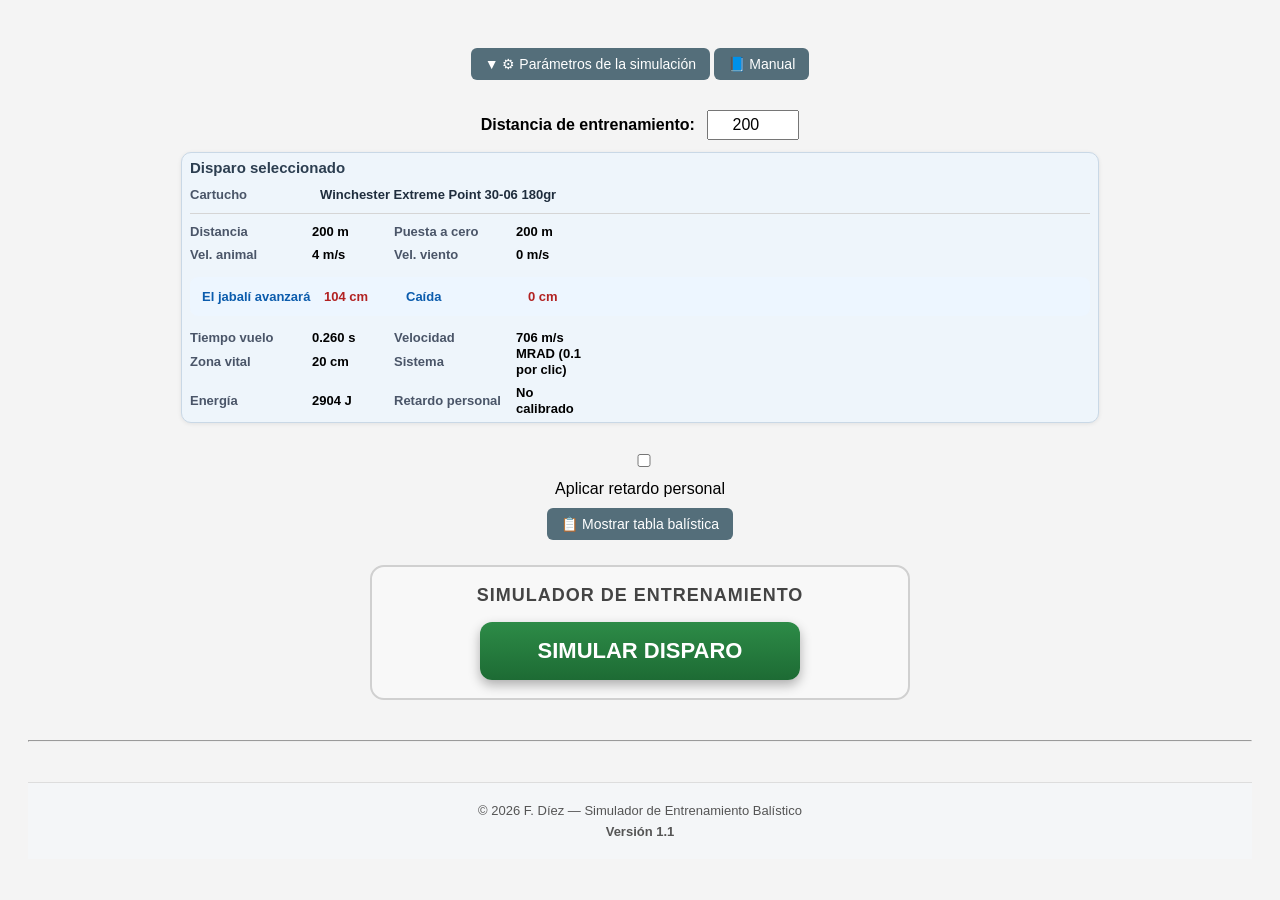
<file: index.html>
<!-- 07/08/2026 -->
<!doctype html>
<html lang="es">
  <head>
    <meta charset="UTF-8" />
    <meta name="viewport" content="width=device-width, initial-scale=1.0" />
    <title>Entrenamiento de Tiro Cinegético</title>
    <link rel="manifest" href="manifest.json" />
    <meta name="theme-color" content="#111111" />

    <link rel="stylesheet" href="css/estilos.css" />
  </head>

  <body>
    <div class="container">
      <div style="text-align: center; margin: 5px 0">
        <button
          id="btnConfiguracion"
          class="btn-secundario"
          onclick="toggleConfiguracion()"
        >
          ⚙ Mostrar configuración balística
        </button>

        <button
          class="btn-secundario"
          onclick="window.open('Manual_de_uso.pdf', '_blank')"
        >
          📘 Manual
        </button>
      </div>

      <div id="panelConfiguracion">
        <div style="display: flex; align-items: center; gap: 8px">
          <label for="cartucho"><b>Cartucho:</b></label>

          <div id="cartuchoSeleccionado" class="tarjetaCartucho">

            <div id="nombreCartucho">
                Ningún cartucho seleccionado
            </div>
        
            <div id="resumenCartucho">
                BC -- · V0 -- · Peso --
            </div>
        
        </div>
        </div>

        <div style="margin:6px 0 8px 105px;">
                
          <button
          class="btn-principal"
          onclick="abrirBiblioteca()"
          style="
              width:360px;
              height:42px;
              font-size:18px;
              font-weight:bold;
          "
      >
          📚 Seleccionar cartucho
      </button>     
      <div style="
    margin-top:6px;
    margin-left:92px;
    font-size:12px;
    color:#666;
">
    Seleccione un cartucho de la biblioteca o cargue uno personalizado.
</div> 
        </div>
      
        <h2>Configuración balística</h2> 
        <h3 id="tituloCartucho" style="margin-top: 20px; color: #2c3e50"></h3>
        <label>BC (G1)</label>
        <input id="bc" type="number" step="0.001" value="0.422" />

        <label>Factor de calibración:</label>
        <input type="number" id="factorDrag" value="3000" />

        <label>Velocidad inicial (m/s)</label>
        <input id="v0" type="number" value="838" />

        <label>Altitud (m)</label>
        <input id="alt" type="number" value="1000" />

        <label>Zona vital (diámetro en cm)</label>
        <input id="zona" type="number" value="15" />

        <label>Velocidad del viento (m/s)</label>
        <input id="viento" type="number" value="4" />

        <label>Ángulo del viento (°)</label>
        <input id="anguloViento" type="number" value="90" min="0" max="360" />

        <label>Velocidad del animal (m/s)</label>
        <input id="velAnimal" type="number" value="8" />

        <label>Pendiente terreno (°)</label>
        <input id="pendiente" type="number" value="0" />

        <label>Ángulo desplazamiento del animal (°)</label>
        <input id="anguloAnimal" type="number" value="0" />

        <label>Sistema de torreta</label>
        <select id="sistema">
          <option value="mrad">MRAD</option>
          <option value="moa">MOA</option>
        </select>

        <label>Valor por click</label>
        <input id="valorClick" type="number" step="0.01" value="0.1" />

        <label>Peso del proyectil (grains)</label>
        <input id="peso" type="number" value="180" />

        <label>Segundo cero deseado (m)</label>
        <input id="ceroDeseado" type="number" value="200" />

        <div class="panel-perfiles">
          <h3>Gestión de perfiles</h3>

          <div class="perfil-linea">
            <select id="selectorPerfil"></select>

            <button class="btn-secundario" onclick="guardarPerfil()">
              Guardar
            </button>

            <button class="btn-secundario" onclick="cargarPerfil()">
              Cargar
            </button>

            <button class="btn-peligro" onclick="eliminarPerfil()">
              Eliminar
            </button>
          </div>
        </div>

        <button class="btn-principal" onclick="calcular()">
          🔄 Actualizar cálculo
        </button>

        <div class="result" id="resultado"></div>

        <button class="btn-restablecer" onclick="restablecerValores()">
          Restablecer valores iniciales
        </button>
      </div>
    </div>

    <div id="panelTabla">
      <div class="tabla-contenedor">
        <table id="tabla">
          <thead>
            <tr>
              <th>Dist. hor (m)</th>
              <th>Dist. geométrica (m)</th>
              <th>Vel (m/s)</th>
              <th>Energía (J)</th>
              <th>Caída (cm)</th>
              <th>Deriva (cm)</th>
              <th>Adelanto de disparo (cm)</th>
              <th>Adelanto final</th>
              <th>Tiempo (s)</th>
              <th>Clicks ↑ (0.1 mrad)</th>
              <th>Clicks → (0.1 mrad)</th>
            </tr>
          </thead>
          <tbody></tbody>
        </table>
      </div>
    </div>

    <div style="text-align: center; margin: 10px 0">
      <label
        for="distanciaEntrenamiento"
        style="font-weight: bold; margin-right: 8px"
      >
        Distancia de entrenamiento:
      </label>

      <input
        id="distanciaEntrenamiento"
        type="number"
        value="200"
        min="0"
        max="300"
        step="1"
        style="width: 80px; text-align: center; font-size: 16px; padding: 4px"
      />

      <br />

      <div id="resumenSimulacion">
        <h3>Disparo seleccionado</h3>
        <div class="resumen-cartucho">
          <div class="resumen-etiqueta">Cartucho</div>
          <div id="rCartucho" class="resumen-valor"></div>
        </div>

        <div class="resumen-grid">
          <div class="resumen-etiqueta">Distancia</div>
          <div id="rDistancia" class="resumen-valor"></div>

          <div class="resumen-etiqueta">Puesta a cero</div>
          <div id="rCero" class="resumen-valor"></div>

          <div class="resumen-etiqueta">Vel. animal</div>
          <div id="rVelAnimal" class="resumen-valor"></div>

          <div class="resumen-etiqueta">Vel. viento</div>
          <div id="rViento" class="resumen-valor"></div>
        </div>

        <div class="resumen-balistica">
          <div class="resumen-etiqueta">El jabalí avanzará</div>
          <div id="rAdelanto" class="resumen-valor"></div>

          <div class="resumen-etiqueta">Caída</div>
          <div id="rCaida" class="resumen-valor"></div>
        </div>

        <div class="resumen-grid">
          <div class="resumen-etiqueta">Tiempo vuelo</div>
          <div id="rTiempo" class="resumen-valor"></div>

          <div class="resumen-etiqueta">Velocidad</div>
          <div id="rVelocidad" class="resumen-valor"></div>
        </div>

        <div class="resumen-grid">
          <div class="resumen-etiqueta">Zona vital</div>
          <div id="rZona" class="resumen-valor"></div>

          <div class="resumen-etiqueta">Sistema</div>
          <div id="rSistema" class="resumen-valor"></div>

          <div class="resumen-etiqueta">Energía</div>
          <div id="rEnergia" class="resumen-valor"></div>

          <div class="resumen-etiqueta">Retardo personal</div>
          <div id="rRetardo" class="resumen-valor"></div>
        </div>
      </div>

      <br />
    </div>

    <div style="text-align: center; margin: 6px 0 10px 0">
      <input
        type="checkbox"
        id="usarRetardo"
        onchange="toggleRetardo()"
        style="vertical-align: middle"
      />

      <span style="vertical-align: middle"> Aplicar retardo personal </span>
    </div>

    <div style="text-align: center; margin: 8px 0">
      <button id="btnTabla" class="btn-secundario" onclick="toggleTabla()">
        📋 Mostrar tabla balística
      </button>
    </div>

    <div class="bloque-simulador">
      <div class="titulo-simulador">SIMULADOR DE ENTRENAMIENTO</div>

      <button id="btnSimulador" onclick="abrirSimulador()">
        SIMULAR DISPARO
      </button>
    </div>

    <hr style="margin-top: 40px" />

    <footer
      style="
        margin-top: 40px;
        padding: 20px 15px;
        background: #f4f6f8;
        border-top: 1px solid #ddd;
        text-align: center;
        font-size: 13px;
        color: #555;
      "
    >
      © 2026 F. Díez — Simulador de Entrenamiento Balístico
      <div id="versionApp" style="margin-top: 6px; font-weight: 600"></div>
    </footer>
    <script src="js/utilidades.js"></script>
    <script src="js/biblioteca.js"></script>
    <script src="js/calculadora.js"></script>
    <script src="js/perfiles.js"></script>
    <script src="js/version.js"></script>
    <script src="js/inicializacion.js"></script>
    <script src="js/serviceWorker.js"></script>

    <script>
      // ====================================================
      // VARIABLES GLOBALES DE LA CALCULADORA
      // ====================================================

      let velocidadAnimalPx = 0;
      let inicioTiempo = null;
      let animalX = 0;
    </script>

    <div id="panelBiblioteca" class="panelBiblioteca" style="display: none">
      <div class="cabeceraBiblioteca">
        <span>📚 Biblioteca de cartuchos</span>

        <button onclick="cerrarBiblioteca()">✖</button>
      </div>

      <div class="contenidoBiblioteca">

        <label for="cmbFabricante"><b>Fabricante</b></label><br>
    
        <select id="cmbFabricante" style="width:350px;height:32px;">
    
            <option>Seleccione...</option>
    
        </select>
        <br><br>

        <label for="cmbCalibre"><b>Calibre</b></label><br><br>

        <select id="cmbCalibre" style="width:350px;height:32px;">
            <option>Seleccione un fabricante...</option>
        </select>
        <br><br>

        <label for="cmbMunicion"><b>Munición</b></label><br><br>
        
        <select id="cmbMunicion" style="width:500px;height:32px;">
            <option>Seleccione un calibre...</option>
        </select>

        <br><br>

        <div id="datosMunicion"
             style="
                border:1px solid #ccc;
                border-radius:8px;
                padding:12px;
                background:#f8f8f8;
                width:520px;
                display:none;
             ">
        
            <b>Datos del cartucho</b><br><br>
        
            <br>
            BC (G1): <span id="dBC">-</span><br>
            V0: <span id="dV0">-</span> m/s<br>
            Peso: <span id="dPeso">-</span> gr<br>
            Factor: <span id="dFactor">-</span>
        
        </div>
        <div style="text-align:center; margin-top:15px;">
          <button id="btnCargarCartucho"
                  onclick="cargarCartuchoSeleccionado()">
              ✔ Cargar este cartucho
          </button>
      </div>
    </div>
  </body>
</html>
</file>
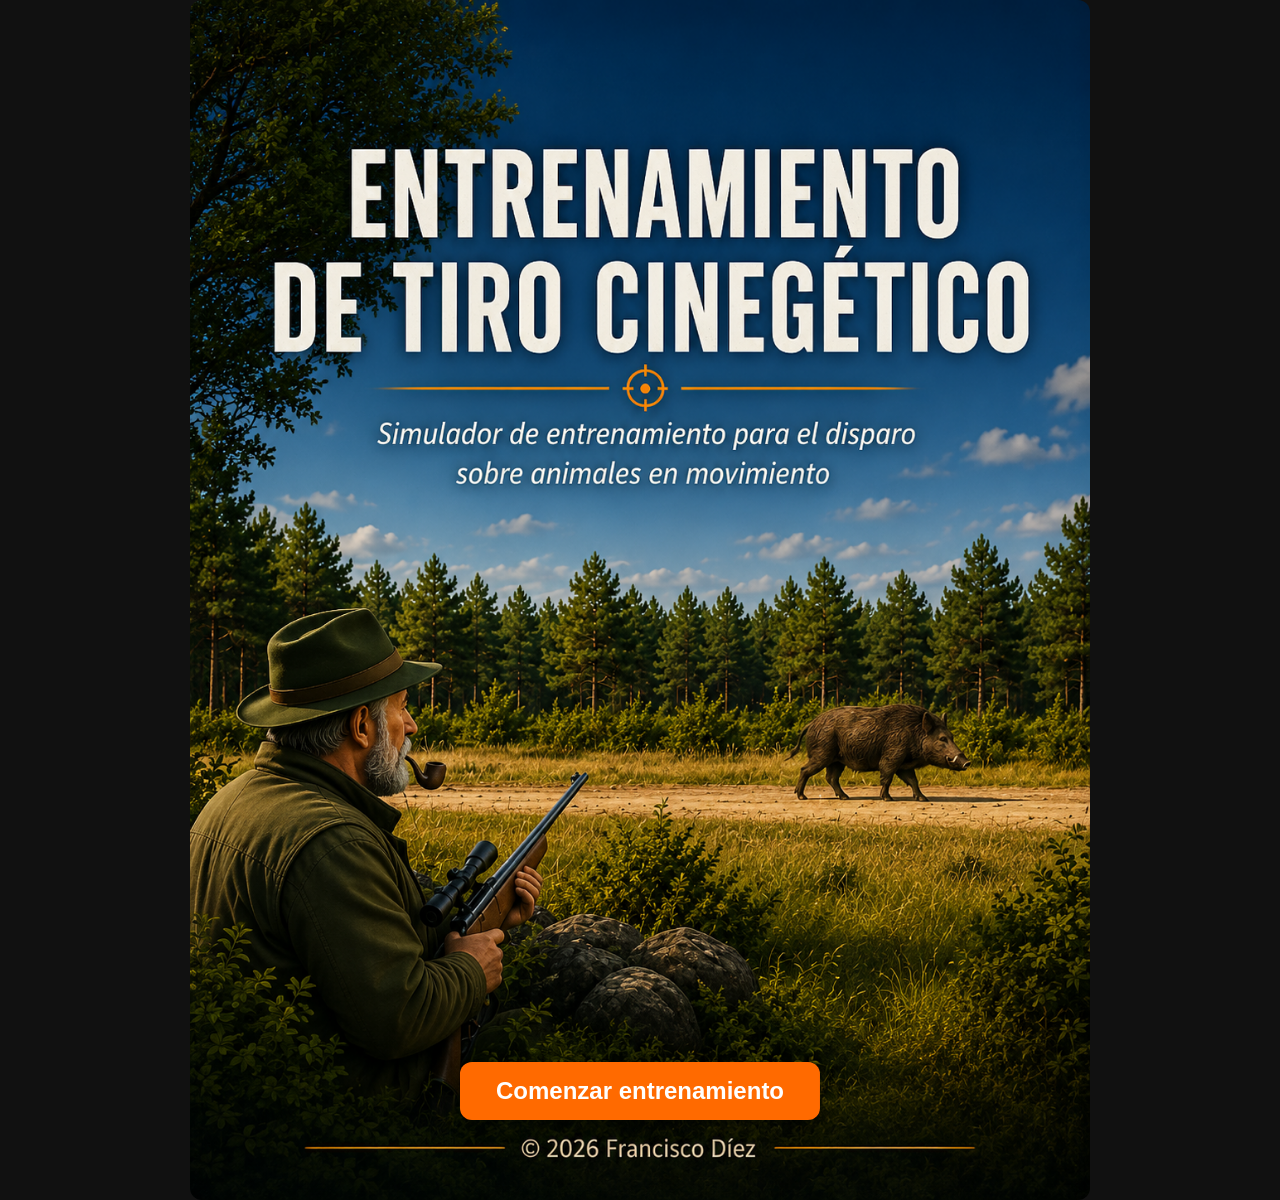
<file: inicio.html>
<!doctype html>
<html lang="es">
    <head>
        <meta charset="UTF-8" />
        <meta name="viewport" content="width=device-width, initial-scale=1.0" />

        <title>Entrenamiento de Tiro Cinegético</title>

        <style>
            body {
                margin: 0;
                background: #111;
                display: flex;
                justify-content: center;
                align-items: center;
                min-height: 100vh;
                font-family: Arial, sans-serif;
            }

            #contenedor {
                position: relative;
                max-width: 900px;
                width: 95%;
            }

            #contenedor img {
                width: 100%;
                display: block;
                border-radius: 12px;
            }

            #btnComenzar {
                position: absolute;

                left: 50%;
                bottom: 80px;

                transform: translateX(-50%);

                background: #ff6a00;
                color: white;

                border: none;

                border-radius: 12px;

                padding: 15px 36px;

                font-size: 24px;

                font-weight: bold;

                cursor: pointer;

                box-shadow: 0 5px 15px rgba(0, 0, 0, 0.35);
            }

            #btnComenzar:hover {
                transform: translateX(-50%) scale(1.03);
            }

            /* ============================= */
            /* AJUSTE PARA MÓVILES           */
            /* ============================= */

            @media (max-width: 700px) {
                #btnComenzar {
                    left: 65%;
                    bottom: 55px;

                    padding: 8px 18px;

                    font-size: 15px;

                    border-radius: 10px;
                }
            }
            #btnComenzar:hover {
                transform: translateX(-50%) scale(1.03);
            }
        </style>
    </head>

    <body>
        <div id="contenedor">
            <img src="Portada.png" />

            <button id="btnComenzar">Comenzar entrenamiento</button>
        </div>

        <script>
            document.getElementById('btnComenzar').onclick = function () {
                window.location = 'index.html';
            };
        </script>
    </body>
</html>
</file>
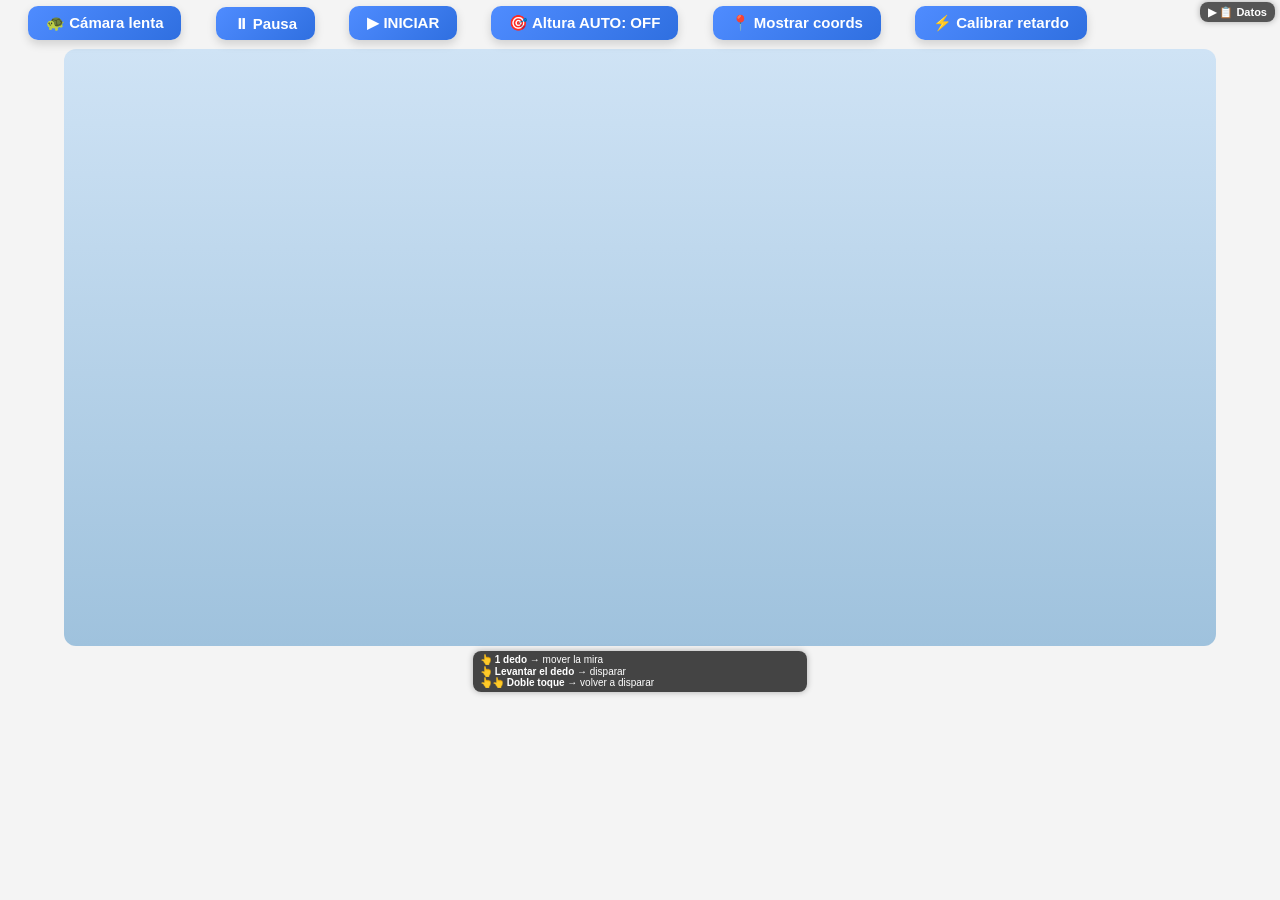
<file: simulador.html>
<!doctype html>
<html lang="es">
  <head>
    <meta charset="UTF-8" />
    <title>Simulador</title>

    <link rel="stylesheet" href="css/estilos.css" />
    <link rel="stylesheet" href="css/simulador.css" />
  </head>

  <body>
    <div
      id="datosFijos"
      style="
        position: fixed;
        top: 2px;
        right: 5px;
        background: rgba(0, 0, 0, 0.65);
        color: white;
        padding: 4px 8px;
        border-radius: 8px;
        font-size: 11px;
        text-align: left;
        line-height: 1.1;
        box-shadow: 0 0 6px rgba(0, 0, 0, 0.3);
        z-index: 1000;
      "
    >
      <div
        id="cabeceraDatos"
        onclick="
          const p = document.getElementById('datosFijos');
          p.classList.toggle('abierto');
          this.innerHTML = p.classList.contains('abierto')
            ? '▼ 📋 Datos'
            : '▶ 📋 Datos';
        "
        style="cursor: pointer; font-weight: bold"
      >
        ▶ 📋 Datos
      </div>

      <div id="contenidoDatos">
        <table style="width: 100%; border-collapse: collapse">
          <tr>
            <td style="color: #d0d0d0">Distancia</td>
            <td style="text-align: right; font-weight: bold">
              <span id="txtDistancia">0</span> m
            </td>
          </tr>

          <tr>
            <td style="color: #d0d0d0">Adelanto</td>
            <td style="text-align: right; font-weight: bold">
              <span id="txtAdelanto">0</span> cm
            </td>
          </tr>

          <tr>
            <td style="color: #d0d0d0">Corrección</td>
            <td style="text-align: right; font-weight: bold">
              <span id="txtCorreccion">0</span> cm
            </td>
          </tr>
        </table>

        <hr style="margin: 4px 0; border: 0; border-top: 1px solid #777" />

        <strong>Entrenamiento</strong><br />

        Disparos:
        <span id="txtDisparos">0</span><br />

        Aciertos:
        <span id="txtAciertos">0</span><br />

        Adelantos:
        <span id="txtAdelantos">0</span><br />

        Atrasos:
        <span id="txtAtrasos">0</span><br />

        Precisión:
        <span id="txtPrecision">0%</span><br />
      </div>
    </div>

    <div
      id="infoVelocidad"
      style="
        text-align: center;
        font-size: 16px;
        margin: 2px 0;
        line-height: 1.2;
      "
    ></div>
    <link rel="stylesheet" href="css/estilos.css" />
    <link rel="stylesheet" href="css/simulador.css" />
  </body>
  <div id="barraSuperior">
    <button onclick="toggleSlow()">🐢 Cámara lenta</button>

    <button id="btnPausa" onclick="togglePausa()">⏸ Pausa</button>

    <button id="btnInicio" onclick="iniciarSimulacion()">▶ INICIAR</button>

    <button id="btnSeguimiento" onclick="toggleSeguimiento()">
      🎯 Altura AUTO: OFF
    </button>

    <button onclick="toggleCoords()">📍 Mostrar coords</button>

    <button id="btnReaccion" onclick="calibrarTiempoReaccion()">
      ⚡ Calibrar retardo
    </button>
  </div>

  <div
    id="panelRetardo"
    style="
      position: absolute;
      top: 90px;
      left: 15px;
      width: 220px;
      background: rgba(0, 0, 0, 0.7);
      color: white;
      border: 1px solid #888;
      border-radius: 10px;
      padding: 10px;
      font-family: Arial;
      font-size: 14px;
      line-height: 1.6;
      display: none;
      z-index: 1000;
    "
  >
    <b>🎯 Retardo personal</b>

    <hr />

    <table style="width: 100%; color: white; font-size: 14px">
      <tr>
        <td>Prueba</td>
        <td align="right"><span id="rPrueba">0 / 10</span></td>
      </tr>
      <tr>
        <td>Última</td>
        <td align="right"><span id="rUltima">---</span></td>
      </tr>
      <tr>
        <td>Media</td>
        <td align="right"><span id="rMedia">---</span></td>
      </tr>
    </table>
    <hr />

    <div
      id="rEstado"
      style="
        color: #7cfc00;
        font-weight: bold;
        text-align: center;
        min-height: 20px;
      "
    ></div>
  </div>
  <canvas id="canvas"></canvas>

  <div
    id="ayudaMovil"
    style="
      margin: 0px auto;
      padding: 3px 7px;
      background: rgba(30, 30, 30, 0.82);
      backdrop-filter: blur(4px);
      -webkit-backdrop-filter: blur(4px);
      color: white;
      border-radius: 8px;
      font-size: 10px;
      line-height: 1.15;
      box-shadow: 0 0 6px rgba(0, 0, 0, 0.3);
      max-width: 320px;
      text-align: left;
    "
  >
    👆 <strong>1 dedo</strong> → mover la mira<br />
    👆 <strong>Levantar el dedo</strong> → disparar<br />
    👆👆 <strong>Doble toque</strong> → volver a disparar
  </div>

  <h3 id="resultado"></h3>
  <script src="js/simulador.js"></script>
</html>
</file>
<file: css/estilos.css>
body {
  font-family: Arial, sans-serif;
  background: #f4f4f4;
  padding: 20px;
}

.container {
  max-width: 1000px;
  margin: auto;
  padding: 15px;

  background: transparent;
  box-shadow: none;
  border-radius: 0;
}
input {
  width: 100%;
  padding: 8px;
  margin-bottom: 12px;
}

button {
  border: none;
  border-radius: 6px;
  cursor: pointer;
  font-family: inherit;
}

/* ===== BOTONES ===== */

.btn-principal {
  width: 100%;
  padding: 14px;
  background: #1565c0;
  color: white;
  font-size: 16px;
}

.btn-principal:hover {
  background: #0d47a1;
}

.btn-secundario {
  background: #546e7a;
  color: white;
  padding: 8px 14px;
  font-size: 14px;
  width: auto;
}

.btn-secundario:hover {
  background: #37474f;
}

.btn-disparar {
  margin-top: 5px;
  padding: 12px 20px;
  background: #2e7d32;
  color: white;
  font-size: 15px;
  border-radius: 6px;
}

.btn-disparar:hover {
  background: #1b5e20;
}

.btn-peligro {
  background: #c62828;
  color: white;
  padding: 8px 14px;
  font-size: 14px;
  width: auto;
}

.btn-peligro:hover {
  background: #8e0000;
}

.btn-restablecer {
  width: 100%;
  padding: 12px;
  background: #607d8b;
  color: white;
  font-size: 15px;
  margin-top: 5px;
}

.btn-restablecer:hover {
  background: #455a64;
}

.zona-disparo {
  text-align: center;
  margin-top: 20px;
  margin-bottom: 10px;
}

.btn-disparar {
  padding: 14px 28px;
  background: #2e7d32;
  color: white;
  font-size: 16px;
  font-weight: 600;
  border-radius: 8px;
}

.btn-disparar:hover {
  background: #1b5e20;
}

/* ===== RESULTADOS ===== */

.result {
  margin-top: 25px;
  padding: 18px;
  background: #f1f5fb;
  border-left: 4px solid #1565c0;
  border-radius: 8px;
  font-size: 15px;
}

/* ===== TABLA ===== */

table {
  width: 100%;
  border-collapse: collapse;
  margin-top: 20px;
}

th,
td {
  border: 1px solid #ddd;
  padding: 6px;
  text-align: center;
}

th {
  background: #eee;
}

/* ===== SELECCIÓN DE FILAS ===== */

tr:hover {
  background: #f1f5fb;
  cursor: pointer;
}

tr.seleccionada {
  background: #dbe9ff !important;
  font-weight: 600;
}

/* ===== PANEL PERFILES ===== */

.panel-perfiles {
  background: #f4f6f9;
  padding: 18px;
  border-radius: 8px;
  margin-top: 25px;
  border: 1px solid #e0e0e0;
}

.panel-perfiles h3 {
  margin: 0 0 12px 0;
  font-size: 15px;
  font-weight: 600;
  color: #333;
}

.perfil-linea {
  display: flex;
  gap: 10px;
  flex-wrap: wrap;
  align-items: center;
}

#selectorPerfil {
  padding: 8px;
  min-width: 220px;
  border-radius: 4px;
  border: 1px solid #ccc;
}

.mensaje-guia {
  margin-top: 5px;
  padding: 6px 10px;
  background: #f5f8fc;
  border: 1px solid #d6e2f3;
  border-radius: 6px;
  font-size: 12px;
  color: #444;
}

.tabla-contenedor {
  width: 100%;
  overflow-x: auto;
}

canvas {
  max-width: 100%;
  height: auto;
  display: block;
  margin: auto;
}

/* ===== RESPONSIVE ===== */

@media (max-width: 768px) {
  .container {
    padding: 15px;
  }

  input {
    font-size: 16px;
    /* evita zoom automático en iPhone */
  }

  .perfil-linea {
    flex-direction: column;
    align-items: stretch;
  }

  #selectorPerfil {
    width: 100%;
  }

  .btn-secundario,
  .btn-peligro {
    width: 100%;
  }

  .btn-disparar {
    width: 100%;
  }

  table {
    font-size: 13px;
  }

  th,
  td {
    padding: 4px;
  }
}

.btn-abrir {
  background: linear-gradient(135deg, #ff7a18, #ff3c00);
  color: white;
  border: none;
  padding: 14px 26px;
  font-size: 16px;
  font-weight: bold;
  border-radius: 12px;
  cursor: pointer;
  margin: 25px auto;
  display: block;
  box-shadow: 0 6px 16px rgba(0, 0, 0, 0.2);
  transition: all 0.25s ease;
}

.btn-abrir:hover {
  transform: translateY(-3px);
  box-shadow: 0 10px 22px rgba(0, 0, 0, 0.25);
}

.btn-abrir:active {
  transform: translateY(1px);
  box-shadow: 0 4px 10px rgba(0, 0, 0, 0.2);
}
/* ===== Resumen del disparo ===== */

.resumen-cartucho {
  display: grid;
  grid-template-columns: 120px 1fr;
  gap: 10px;
  align-items: center;
  padding: 6px 0 10px;
  margin-bottom: 10px;
  border-bottom: 1px solid #d5d5d5;
}

.resumen-cartucho .resumen-valor {
  font-weight: 600;
  color: #1f2d3d;
}

.resumen-grid {
  display: grid;
  grid-template-columns: 110px 70px 110px 70px;
  gap: 8px 12px;
  align-items: center;
}
.resumen-destacado {
  color: #b22222;
  font-weight: 700;
}
.resumen-etiqueta {
  font-weight: 600;
  color: #4a5568;
}

.resumen-valor {
  color: #000;
  text-align: left;
  font-weight: 600;
}

/* ===== Panel resumen ===== */

#resumenSimulacion {
  max-width: 900px;
  width: 95%;
  margin: 0 auto;
  padding: 6px 8px;
  background: #eef5fb;
  border: 1px solid #c9d8e6;
  border-radius: 10px;
  text-align: left;
  font-size: 13px;
  color: #333;
  box-shadow: 0 1px 4px rgba(0, 0, 0, 0.08);
  line-height: 1.2;
}

#resumenSimulacion h3 {
  margin: 0 0 4px 0;
  padding: 0;
  font-size: 15px;
  font-weight: 600;
  color: #2c3e50;
}
.resumen-separador {
  margin: 10px 0;
  border-top: 1px solid #cfd8e3;
}

.resumen-balistica {
  display: grid;
  grid-template-columns: 110px 70px 110px 70px;
  gap: 10px 12px;

  margin: 14px 0;
  padding: 12px;

  background: #edf6ff;
  border-radius: 8px;
}

.resumen-balistica .resumen-etiqueta {
  color: #0b5cad;
  font-weight: 700;
}

.resumen-balistica .resumen-valor {
  color: #b22222;
  font-weight: 700;
}

/*====================================================
  BLOQUE DEL SIMULADOR
====================================================*/

.bloque-simulador {
  margin: 25px auto 15px auto;
  padding: 18px;

  max-width: 500px;

  text-align: center;

  border: 2px solid #d0d0d0;
  border-radius: 14px;

  background: #f8f8f8;
}

.titulo-simulador {
  margin-bottom: 16px;

  font-size: 18px;
  font-weight: bold;
  letter-spacing: 1px;

  color: #444;
}

#btnSimulador {
  min-width: 320px;

  padding: 16px 30px;

  font-size: 22px;
  font-weight: bold;

  color: white;

  background: linear-gradient(#2d8b47, #1d6b34);

  border: none;
  border-radius: 12px;

  cursor: pointer;

  box-shadow: 0 5px 12px rgba(0, 0, 0, 0.3);

  transition: 0.15s;
}

#btnSimulador:hover {
  transform: translateY(-2px);
  box-shadow: 0 8px 16px rgba(0, 0, 0, 0.35);
}

#btnSimulador:active {
  transform: translateY(1px);
}
.panelBiblioteca {
  position: fixed;

  top: 50%;
  left: 50%;

  transform: translate(-50%, -50%);

  width: 700px;
  max-width: 90vw;

  background: white;

  border-radius: 12px;

  box-shadow: 0 10px 40px rgba(0, 0, 0, 0.35);

  z-index: 5000;

  overflow: hidden;
}

.cabeceraBiblioteca {
  display: flex;
  justify-content: space-between;
  align-items: center;

  padding: 12px 18px;

  background: #4d6777;

  color: white;

  font-size: 20px;
  font-weight: bold;
}

.cabeceraBiblioteca button {
  border: none;
  background: none;

  color: white;

  font-size: 22px;

  cursor: pointer;
}

.contenidoBiblioteca {
  padding: 25px;

  min-height: 300px;
}
.tarjetaCartucho {
  width: 360px;

  background: white;

  border: 1px solid #c8d0d8;

  border-radius: 10px;

  padding: 12px 16px;

  box-shadow: 0 2px 6px rgba(0, 0, 0, 0.08);
}

#nombreCartucho {
  font-size: 18px;

  font-weight: 600;

  color: #24364b;
}

#resumenCartucho {
  margin-top: 6px;

  font-size: 14px;

  color: #666;
}
</file>
<file: css/simulador.css>
html,
body {
  margin: 0;
  padding: 0;
}

#datosFijos {
  width: auto;
}

#contenidoDatos {
  display: none;
  margin-top: 6px;
}

#datosFijos.abierto #contenidoDatos {
  display: block;
}

canvas {
  display: block;

  width: min(90vw, 1200px);
  aspect-ratio: 1350 / 700;
  height: auto;

  margin: 5px auto;

  background: linear-gradient(#cfe3f5, #9fc2dd);
  border-radius: 12px;

  touch-action: none;
}

button {
  background: linear-gradient(135deg, #4f8cff, #2f6fe0);
  color: white;
  border: none;

  padding: 8px 18px; /* antes 12px 22px */

  font-size: 15px; /* antes 16px */

  font-weight: bold;
  border-radius: 10px;
  cursor: pointer;

  margin: 4px auto; /* antes 12px */

  display: inline-flex;
  align-items: center;
  gap: 6px; /* antes 8px */

  box-shadow: 0 4px 10px rgba(0, 0, 0, 0.15);
  transition: all 0.2s ease;
}
button:hover {
  transform: translateY(-2px);
  box-shadow: 0 6px 14px rgba(0, 0, 0, 0.2);
}

button:active {
  transform: translateY(1px);
  box-shadow: 0 2px 6px rgba(0, 0, 0, 0.2);
}

#barraSuperior {
  display: flex;
  align-items: center;
  justify-content: flex-start;
  gap: 8px; /* antes 12 */

  margin: 2px 180px 0px 15px; /* antes 5px 180px 5px 15px */

  flex-wrap: nowrap;
}

#barraSuperior h2 {
  margin: 0;
  margin-right: 25px;
}

#panelInicioEntrenamiento {
  text-align: center;
  margin: 20px 0;
}

#panelEntrenamiento {
  position: absolute;

  top: 20px;
  right: 20px;

  width: 220px;

  background: rgba(0, 0, 0, 0.65);

  color: white;

  border: 1px solid #888;

  border-radius: 10px;

  padding: 12px;

  font-family: Arial;

  font-size: 14px;

  z-index: 1000;

  user-select: none;
}

.tituloPanel {
  text-align: center;

  font-weight: bold;

  margin-bottom: 10px;

  color: #ffd700;
}

.linea {
  display: flex;

  justify-content: space-between;

  margin: 4px 0;
}

#panelEntrenamiento hr {
  border: none;

  border-top: 1px solid #666;

  margin: 8px 0;
}
</file>
